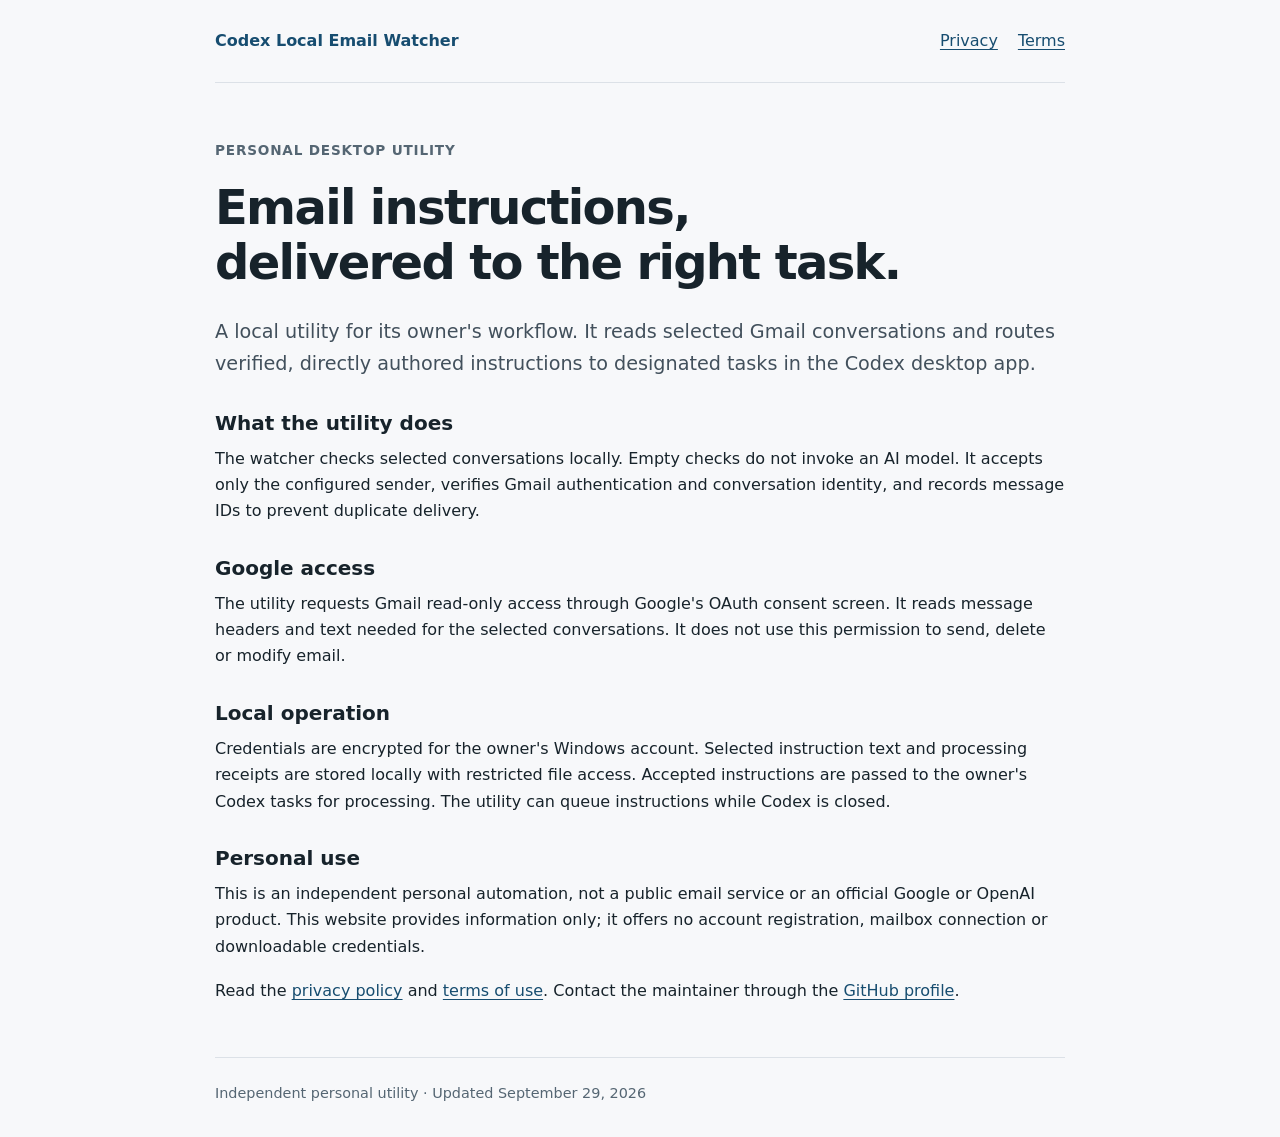
<file: index.html>
<!doctype html>
<html lang="en">
<head>
  <meta charset="utf-8">
  <meta name="viewport" content="width=device-width,initial-scale=1">
  <meta name="description" content="A personal desktop utility that routes verified email instructions to designated Codex tasks.">
  <title>Codex Local Email Watcher</title>
  <link rel="stylesheet" href="style.css">
</head>
<body>
  <header><a href="index.html">Codex Local Email Watcher</a><nav aria-label="Site"><a href="privacy.html">Privacy</a><a href="terms.html">Terms</a></nav></header>
  <main>
    <p class="eyebrow">Personal desktop utility</p>
    <h1>Email instructions, delivered to the right task.</h1>
    <p class="lead">A local utility for its owner's workflow. It reads selected Gmail conversations and routes verified, directly authored instructions to designated tasks in the Codex desktop app.</p>
    <h2>What the utility does</h2>
    <p>The watcher checks selected conversations locally. Empty checks do not invoke an AI model. It accepts only the configured sender, verifies Gmail authentication and conversation identity, and records message IDs to prevent duplicate delivery.</p>
    <h2>Google access</h2>
    <p>The utility requests Gmail read-only access through Google's OAuth consent screen. It reads message headers and text needed for the selected conversations. It does not use this permission to send, delete or modify email.</p>
    <h2>Local operation</h2>
    <p>Credentials are encrypted for the owner's Windows account. Selected instruction text and processing receipts are stored locally with restricted file access. Accepted instructions are passed to the owner's Codex tasks for processing. The utility can queue instructions while Codex is closed.</p>
    <h2>Personal use</h2>
    <p>This is an independent personal automation, not a public email service or an official Google or OpenAI product. This website provides information only; it offers no account registration, mailbox connection or downloadable credentials.</p>
    <p>Read the <a href="privacy.html">privacy policy</a> and <a href="terms.html">terms of use</a>. Contact the maintainer through the <a href="https://github.com/tmkanchaveli">GitHub profile</a>.</p>
  </main>
  <footer>Independent personal utility · Updated September 29, 2026</footer>
</body>
</html>
</file>
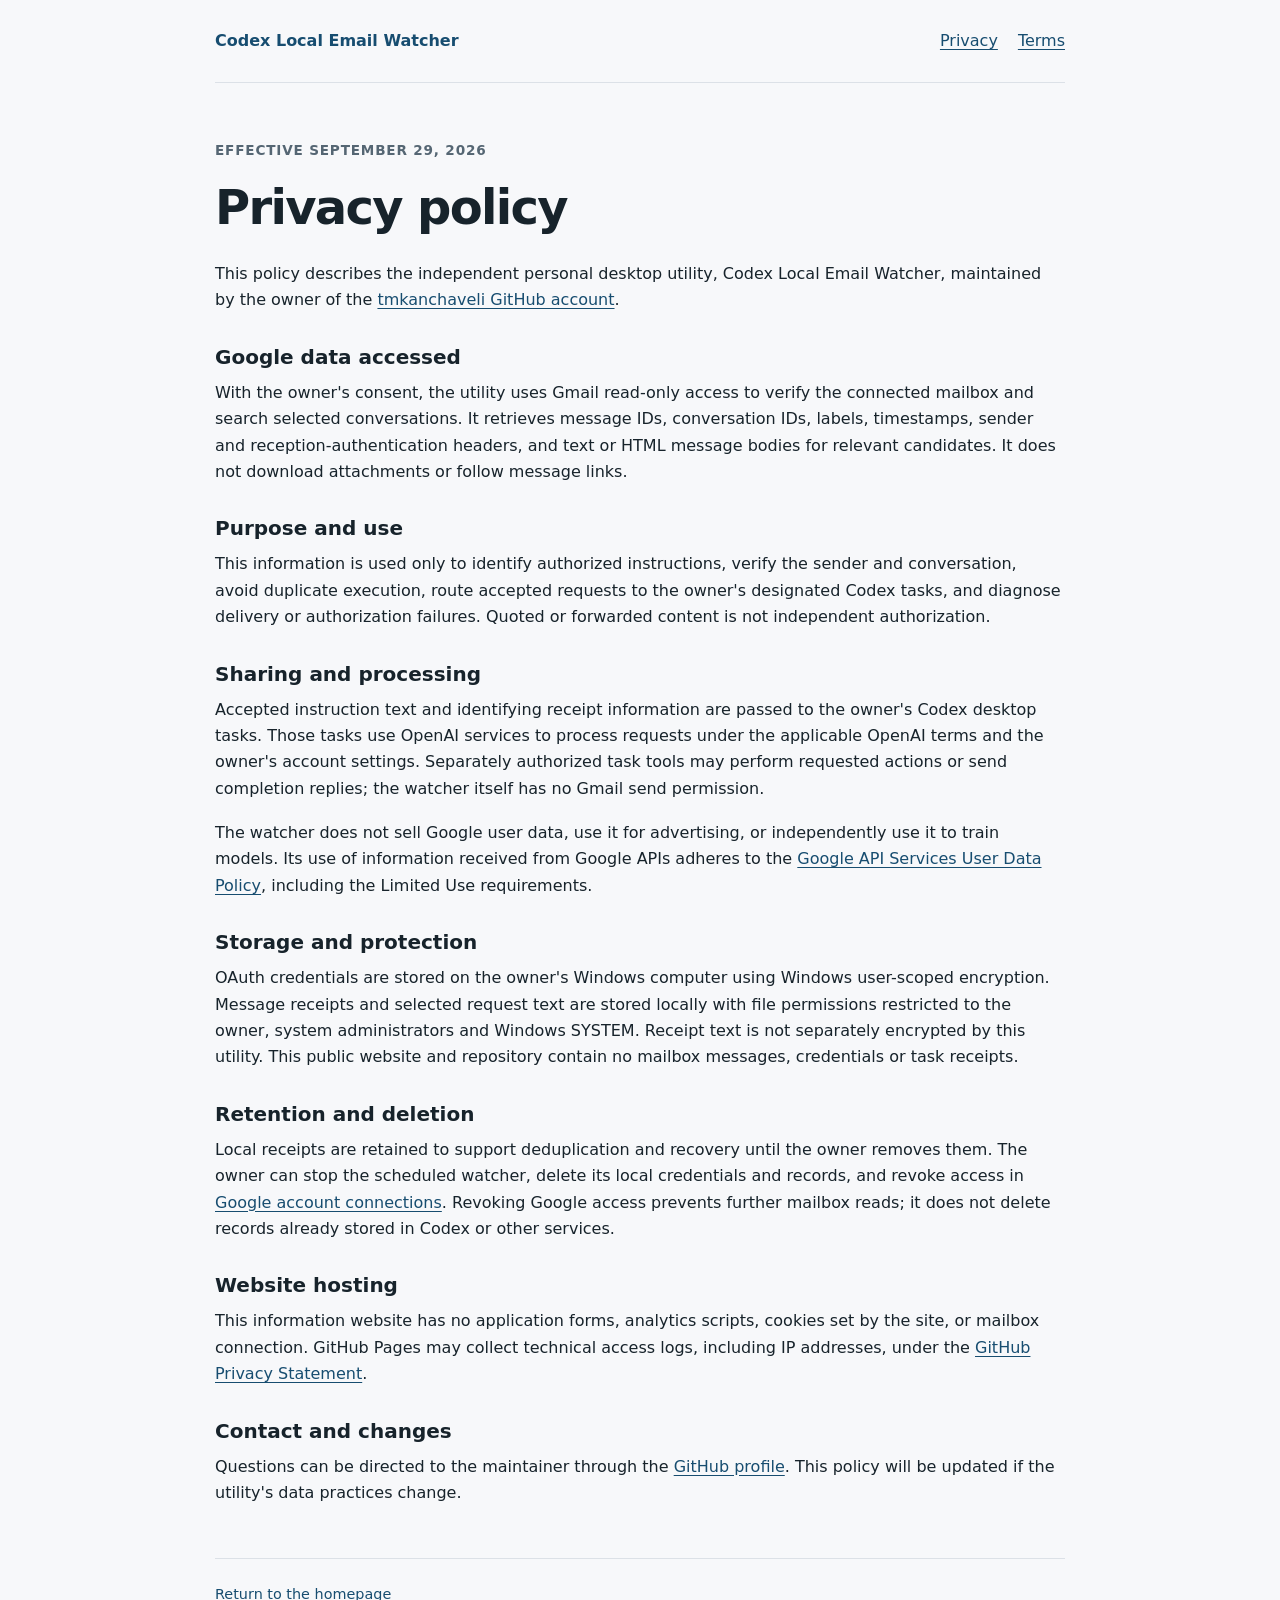
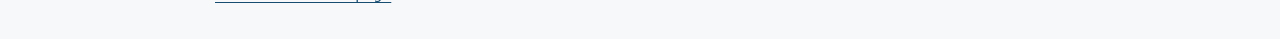
<file: privacy.html>
<!doctype html>
<html lang="en">
<head><meta charset="utf-8"><meta name="viewport" content="width=device-width,initial-scale=1"><title>Privacy · Codex Local Email Watcher</title><link rel="stylesheet" href="style.css"></head>
<body>
  <header><a href="index.html">Codex Local Email Watcher</a><nav aria-label="Site"><a href="privacy.html" aria-current="page">Privacy</a><a href="terms.html">Terms</a></nav></header>
  <main>
    <p class="eyebrow">Effective September 29, 2026</p>
    <h1>Privacy policy</h1>
    <p>This policy describes the independent personal desktop utility, Codex Local Email Watcher, maintained by the owner of the <a href="https://github.com/tmkanchaveli">tmkanchaveli GitHub account</a>.</p>
    <h2>Google data accessed</h2>
    <p>With the owner's consent, the utility uses Gmail read-only access to verify the connected mailbox and search selected conversations. It retrieves message IDs, conversation IDs, labels, timestamps, sender and reception-authentication headers, and text or HTML message bodies for relevant candidates. It does not download attachments or follow message links.</p>
    <h2>Purpose and use</h2>
    <p>This information is used only to identify authorized instructions, verify the sender and conversation, avoid duplicate execution, route accepted requests to the owner's designated Codex tasks, and diagnose delivery or authorization failures. Quoted or forwarded content is not independent authorization.</p>
    <h2>Sharing and processing</h2>
    <p>Accepted instruction text and identifying receipt information are passed to the owner's Codex desktop tasks. Those tasks use OpenAI services to process requests under the applicable OpenAI terms and the owner's account settings. Separately authorized task tools may perform requested actions or send completion replies; the watcher itself has no Gmail send permission.</p>
    <p>The watcher does not sell Google user data, use it for advertising, or independently use it to train models. Its use of information received from Google APIs adheres to the <a href="https://developers.google.com/terms/api-services-user-data-policy">Google API Services User Data Policy</a>, including the Limited Use requirements.</p>
    <h2>Storage and protection</h2>
    <p>OAuth credentials are stored on the owner's Windows computer using Windows user-scoped encryption. Message receipts and selected request text are stored locally with file permissions restricted to the owner, system administrators and Windows SYSTEM. Receipt text is not separately encrypted by this utility. This public website and repository contain no mailbox messages, credentials or task receipts.</p>
    <h2>Retention and deletion</h2>
    <p>Local receipts are retained to support deduplication and recovery until the owner removes them. The owner can stop the scheduled watcher, delete its local credentials and records, and revoke access in <a href="https://myaccount.google.com/connections">Google account connections</a>. Revoking Google access prevents further mailbox reads; it does not delete records already stored in Codex or other services.</p>
    <h2>Website hosting</h2>
    <p>This information website has no application forms, analytics scripts, cookies set by the site, or mailbox connection. GitHub Pages may collect technical access logs, including IP addresses, under the <a href="https://docs.github.com/en/site-policy/privacy-policies/github-general-privacy-statement">GitHub Privacy Statement</a>.</p>
    <h2>Contact and changes</h2>
    <p>Questions can be directed to the maintainer through the <a href="https://github.com/tmkanchaveli">GitHub profile</a>. This policy will be updated if the utility's data practices change.</p>
  </main>
  <footer><a href="index.html">Return to the homepage</a></footer>
</body>
</html>
</file>
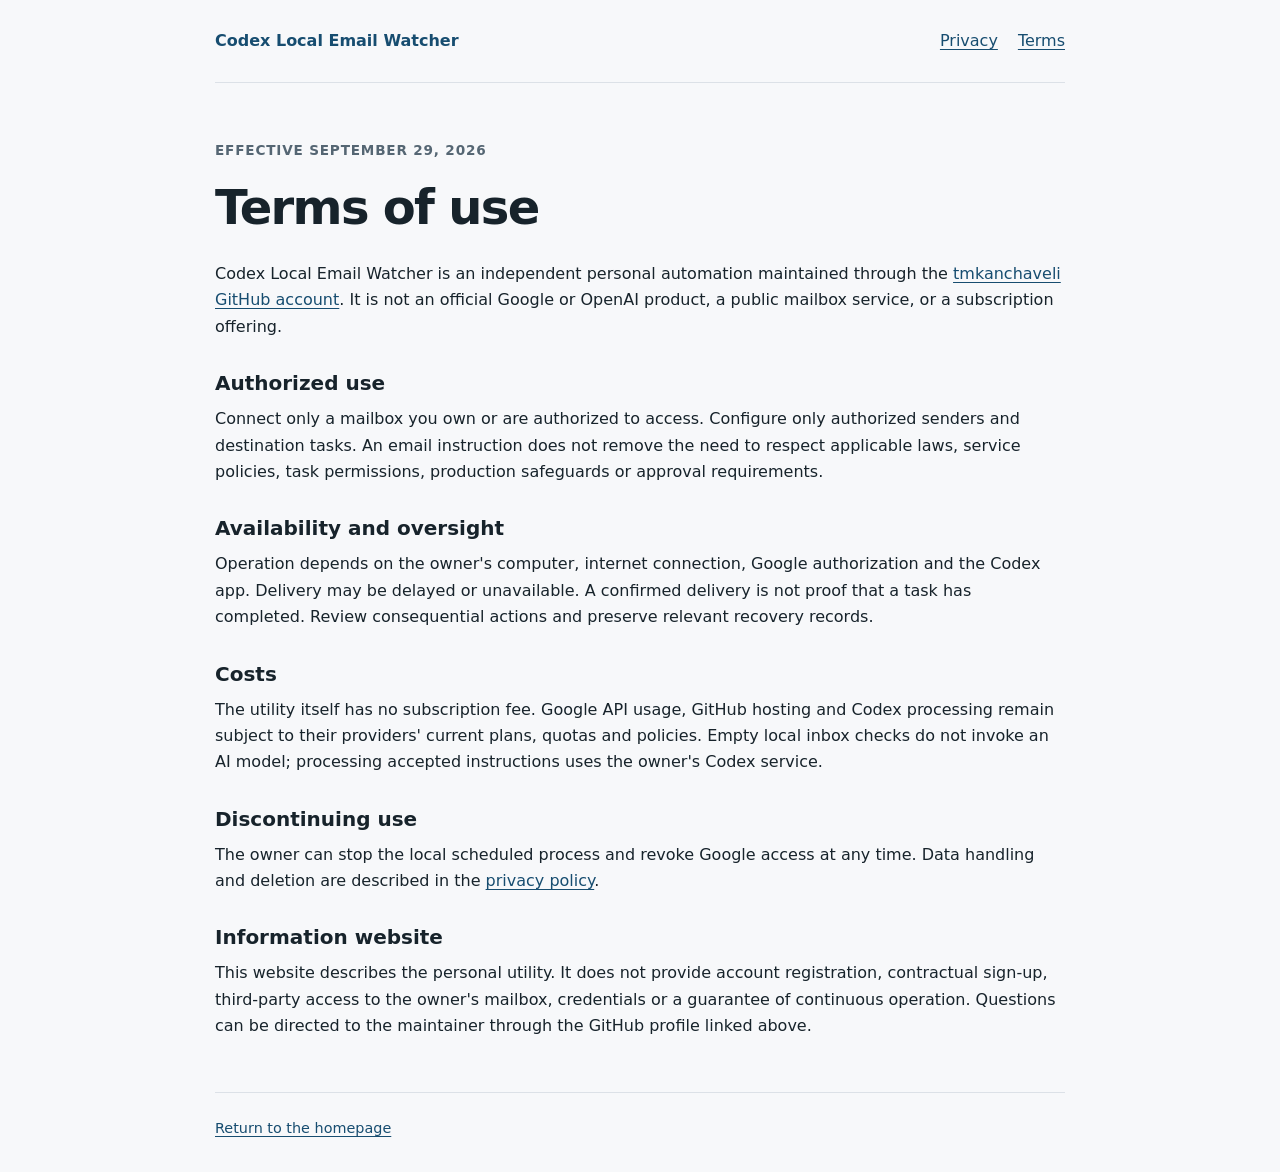
<file: terms.html>
<!doctype html>
<html lang="en">
<head><meta charset="utf-8"><meta name="viewport" content="width=device-width,initial-scale=1"><title>Terms · Codex Local Email Watcher</title><link rel="stylesheet" href="style.css"></head>
<body>
  <header><a href="index.html">Codex Local Email Watcher</a><nav aria-label="Site"><a href="privacy.html">Privacy</a><a href="terms.html" aria-current="page">Terms</a></nav></header>
  <main>
    <p class="eyebrow">Effective September 29, 2026</p>
    <h1>Terms of use</h1>
    <p>Codex Local Email Watcher is an independent personal automation maintained through the <a href="https://github.com/tmkanchaveli">tmkanchaveli GitHub account</a>. It is not an official Google or OpenAI product, a public mailbox service, or a subscription offering.</p>
    <h2>Authorized use</h2>
    <p>Connect only a mailbox you own or are authorized to access. Configure only authorized senders and destination tasks. An email instruction does not remove the need to respect applicable laws, service policies, task permissions, production safeguards or approval requirements.</p>
    <h2>Availability and oversight</h2>
    <p>Operation depends on the owner's computer, internet connection, Google authorization and the Codex app. Delivery may be delayed or unavailable. A confirmed delivery is not proof that a task has completed. Review consequential actions and preserve relevant recovery records.</p>
    <h2>Costs</h2>
    <p>The utility itself has no subscription fee. Google API usage, GitHub hosting and Codex processing remain subject to their providers' current plans, quotas and policies. Empty local inbox checks do not invoke an AI model; processing accepted instructions uses the owner's Codex service.</p>
    <h2>Discontinuing use</h2>
    <p>The owner can stop the local scheduled process and revoke Google access at any time. Data handling and deletion are described in the <a href="privacy.html">privacy policy</a>.</p>
    <h2>Information website</h2>
    <p>This website describes the personal utility. It does not provide account registration, contractual sign-up, third-party access to the owner's mailbox, credentials or a guarantee of continuous operation. Questions can be directed to the maintainer through the GitHub profile linked above.</p>
  </main>
  <footer><a href="index.html">Return to the homepage</a></footer>
</body>
</html>
</file>
<file: style.css>
:root{color-scheme:light;font-family:system-ui,-apple-system,BlinkMacSystemFont,"Segoe UI",sans-serif;color:#17232b;background:#f7f8fa;font-size:16px;line-height:1.65}
*{box-sizing:border-box}body{margin:0}header,main,footer{width:min(850px,calc(100% - 40px));margin:auto}header{display:flex;justify-content:space-between;align-items:center;gap:24px;padding:28px 0;border-bottom:1px solid #dce1e7}header>a{font-weight:700;text-decoration:none}nav{display:flex;gap:20px}a{color:#174d70;text-underline-offset:3px}a:focus-visible{outline:3px solid #3979aa;outline-offset:4px}main{padding:46px 0 34px}h1{font-size:clamp(2rem,5vw,3rem);line-height:1.15;letter-spacing:-.035em;max-width:720px;margin:12px 0 26px}h2{font-size:1.25rem;line-height:1.3;margin:30px 0 10px}p{margin:10px 0 18px}.lead{font-size:1.2rem;color:#42505c}.eyebrow{color:#556673;font-size:.85rem;font-weight:600;letter-spacing:.06em;text-transform:uppercase}footer{border-top:1px solid #dce1e7;padding:24px 0 32px;color:#556673;font-size:.9rem}@media(max-width:560px){header{align-items:flex-start;flex-direction:column;gap:12px}main{padding-top:30px}}
</file>
